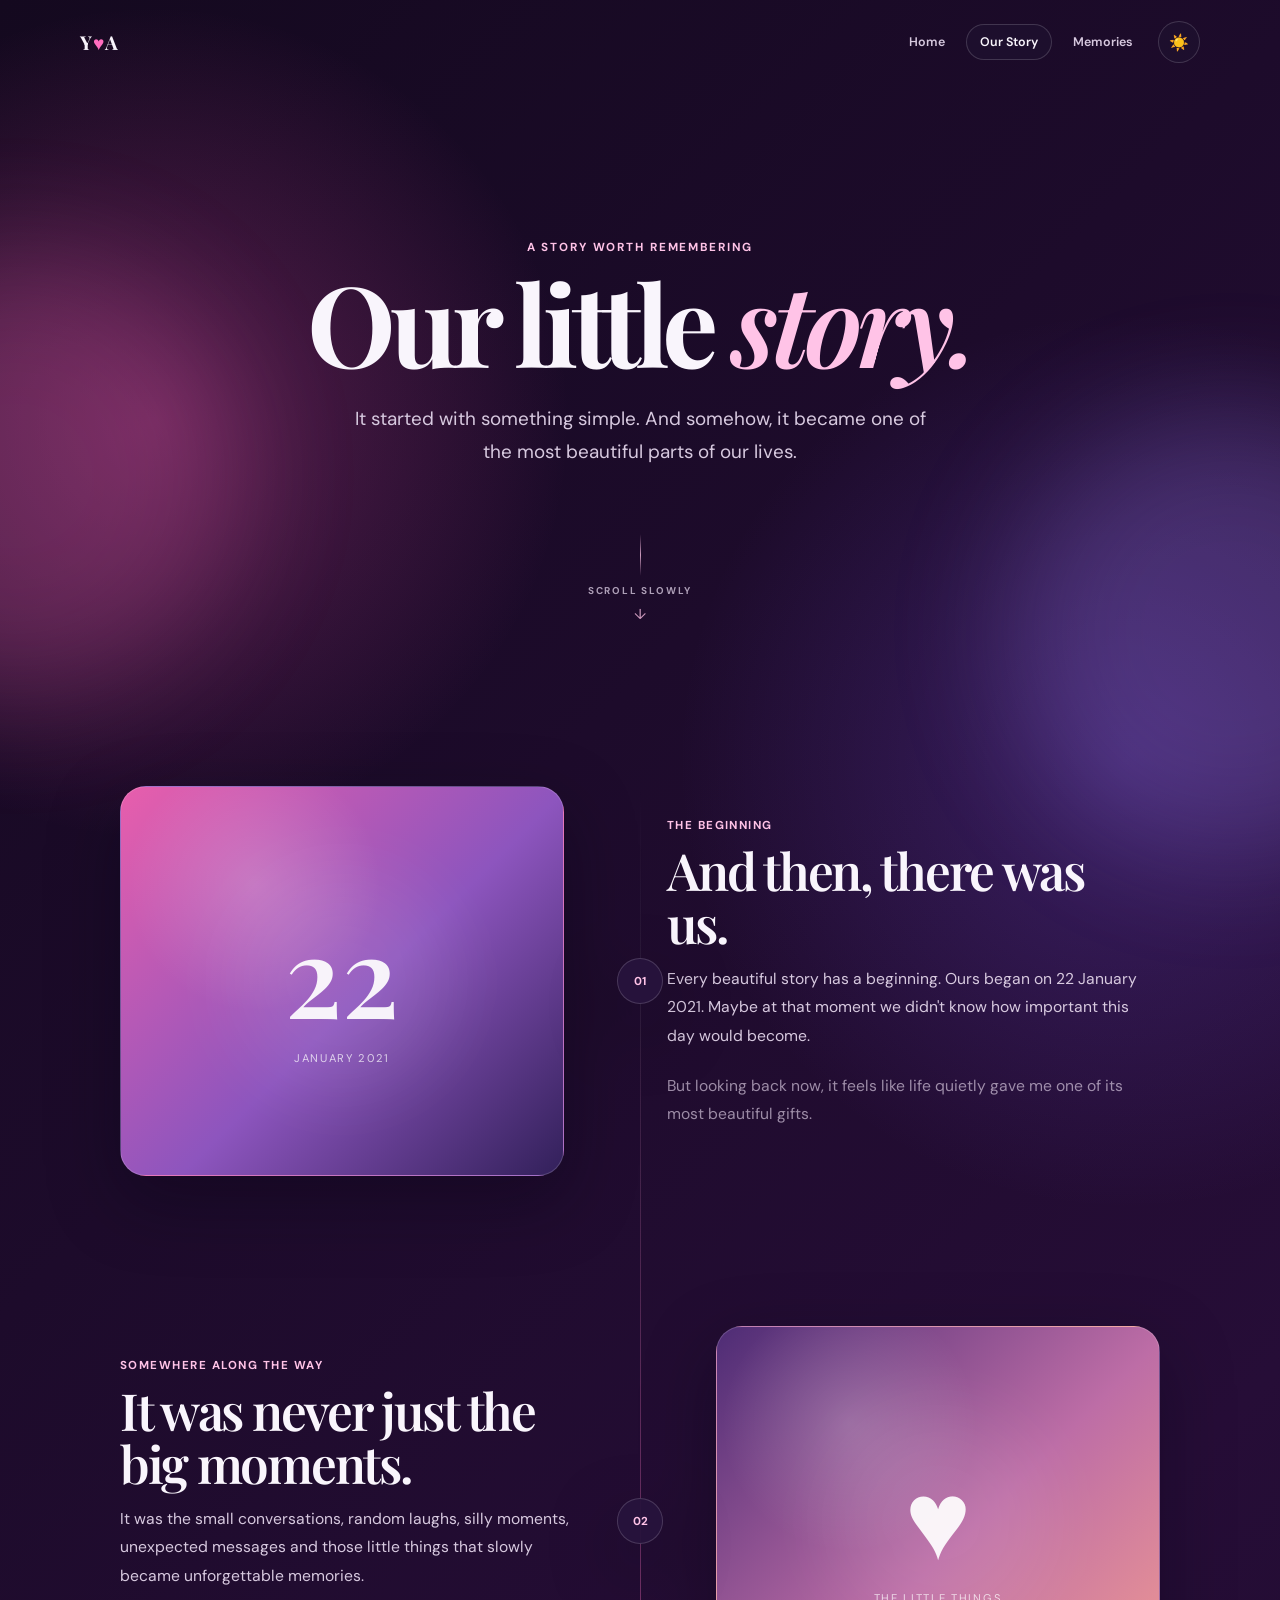
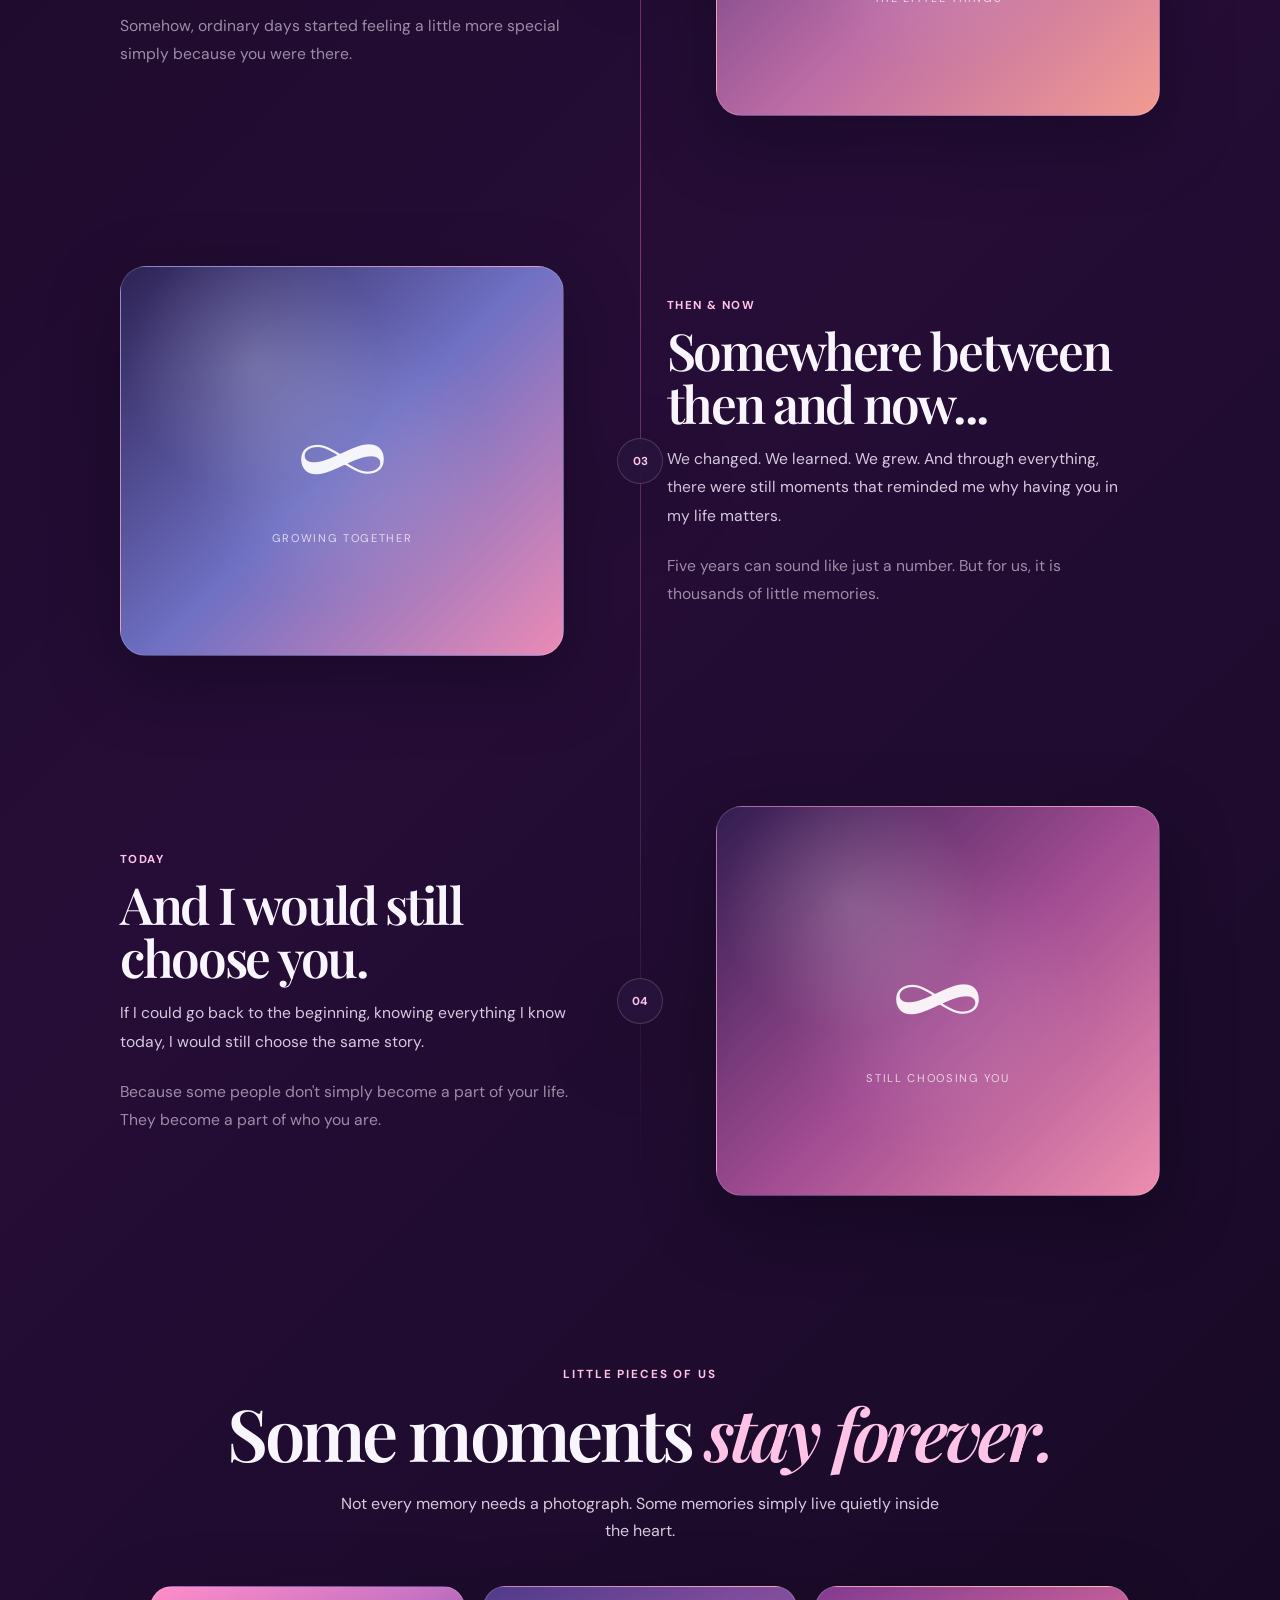
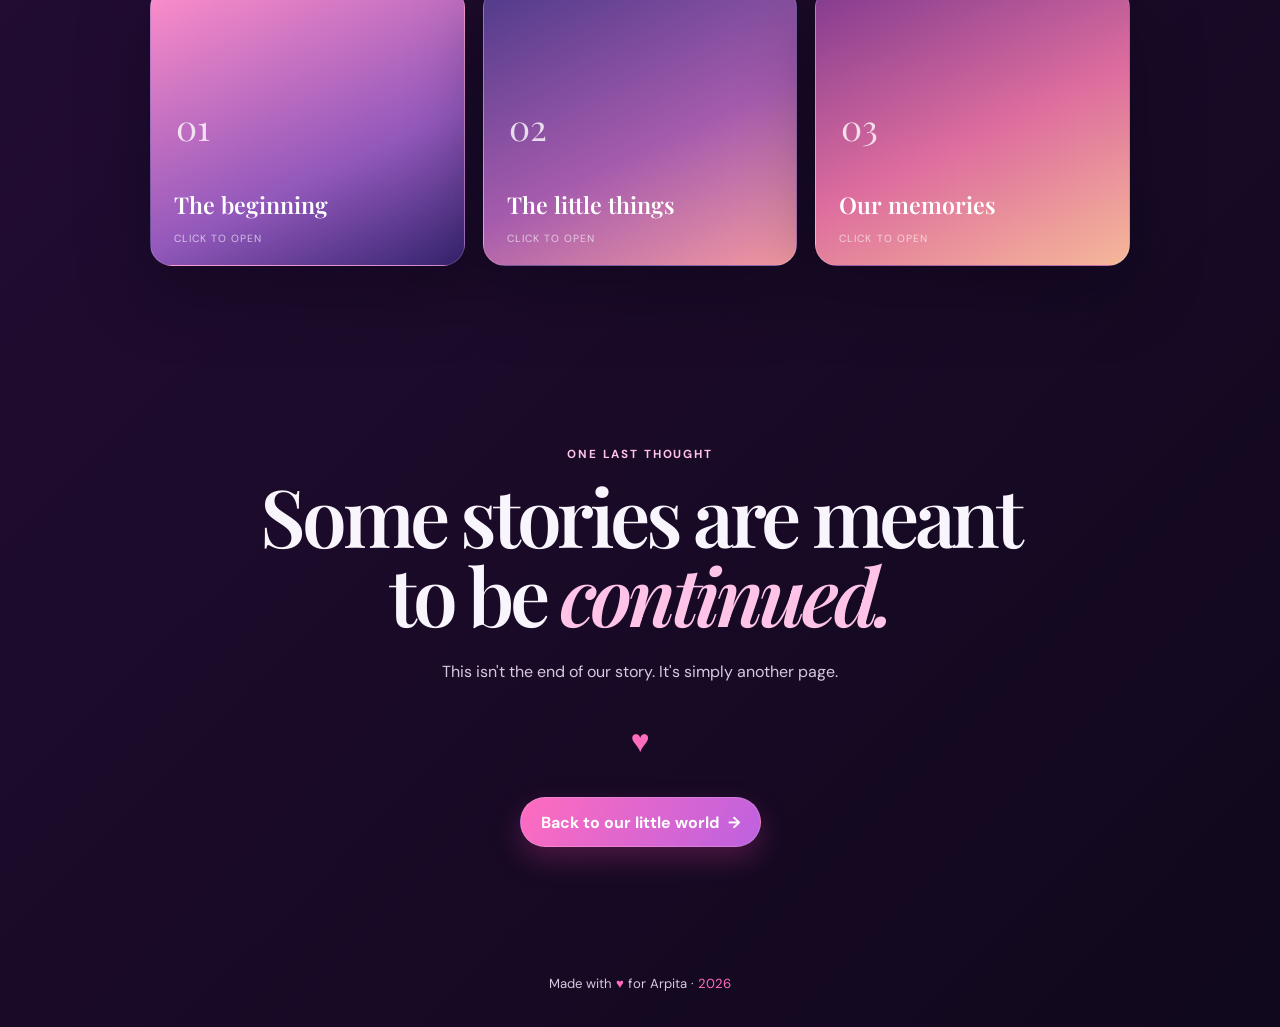
<file: story.html>
<!doctype html>
<html lang="en">
<head>
  <meta charset="utf-8">

  <meta
    name="viewport"
    content="width=device-width, initial-scale=1"
  >

  <meta
    name="description"
    content="Our story — Yash & Arpita."
  >

  <title>Our Story — Yash ♥ Arpita</title>

  <!-- Google Fonts -->
  <link rel="preconnect" href="https://fonts.googleapis.com">
  <link rel="preconnect" href="https://fonts.gstatic.com" crossorigin>

  <link
    href="https://fonts.googleapis.com/css2?family=DM+Sans:wght@400;500;600;700&family=Playfair+Display:ital,wght@0,600;0,700;1,600&display=swap"
    rel="stylesheet"
  >

  <!-- Story CSS -->
  <link rel="stylesheet" href="story.css">
</head>

<body>

  <!-- =====================================
       INTRO
  ====================================== -->

  <div class="story-intro" id="storyIntro" aria-hidden="true">
    <p>
      Our Story
      <span>♥</span>
    </p>
  </div>


  <!-- =====================================
       HEADER
  ====================================== -->

  <header class="story-header">

    <a
      href="index.html"
      class="story-brand"
      aria-label="Back to home"
    >
      Y<span>♥</span>A
    </a>

    <nav
      class="story-nav"
      aria-label="Main navigation"
    >

      <a
        href="index.html"
        class="story-nav-link"
      >
        Home
      </a>

      <a
        href="story.html"
        class="story-nav-link active"
        aria-current="page"
      >
        Our Story
      </a>

      <a
        href="#memories"
        class="story-nav-link"
      >
        Memories
      </a>

      <button
        class="story-theme-button"
        id="themeButton"
        type="button"
        aria-label="Switch to light theme"
        title="Switch to light theme"
      >
        <span id="themeIcon" aria-hidden="true">☀️</span>
      </button>

    </nav>

  </header>


  <!-- =====================================
       MAIN
  ====================================== -->

  <main>

    <!-- HERO -->

    <section class="story-hero">

      <p class="eyebrow">
        A story worth remembering
      </p>

      <h1>
        Our little
        <em>story.</em>
      </h1>

      <p class="story-intro-text">
        It started with something simple.
        And somehow, it became one of the
        most beautiful parts of our lives.
      </p>

      <!-- Scroll Slowly -->

      <button
        class="scroll-hint"
        id="scrollHint"
        type="button"
        aria-label="Scroll to our story"
      >
        <span class="scroll-line"></span>

        <span class="scroll-label">
          Scroll slowly
        </span>

        <span class="scroll-arrow">↓</span>
      </button>

    </section>


    <!-- =====================================
         TIMELINE
    ====================================== -->

    <section
      class="timeline-section"
      id="timeline"
    >

      <div class="timeline">


        <!-- MEMORY 01 -->

        <article class="story-card">

          <div class="story-number">
            01
          </div>

          <div class="story-visual visual-one">

            <span>22</span>

            <small>
              January 2021
            </small>

          </div>

          <div class="story-content">

            <p class="story-date">
              The beginning
            </p>

            <h2>
              And then,
              there was us.
            </h2>

            <p>
              Every beautiful story has a beginning.
              Ours began on 22 January 2021.
              Maybe at that moment we didn't know
              how important this day would become.
            </p>

            <p>
              But looking back now, it feels like
              life quietly gave me one of its
              most beautiful gifts.
            </p>

          </div>

        </article>


        <!-- MEMORY 02 -->

        <article class="story-card story-card-reverse">

          <div class="story-number">
            02
          </div>

          <div class="story-visual visual-two">

            <span>♥</span>

            <small>
              The little things
            </small>

          </div>

          <div class="story-content">

            <p class="story-date">
              Somewhere along the way
            </p>

            <h2>
              It was never
              just the big moments.
            </h2>

            <p>
              It was the small conversations,
              random laughs, silly moments,
              unexpected messages and those
              little things that slowly became
              unforgettable memories.
            </p>

            <p>
              Somehow, ordinary days started
              feeling a little more special
              simply because you were there.
            </p>

          </div>

        </article>


        <!-- MEMORY 03 -->

        <article class="story-card">

          <div class="story-number">
            03
          </div>

          <div class="story-visual visual-three">

            <span>∞</span>

            <small>
              Growing together
            </small>

          </div>

          <div class="story-content">

            <p class="story-date">
              Then &amp; now
            </p>

            <h2>
              Somewhere between
              then and now...
            </h2>

            <p>
              We changed.
              We learned.
              We grew.
              And through everything,
              there were still moments
              that reminded me why
              having you in my life matters.
            </p>

            <p>
              Five years can sound like
              just a number.
              But for us, it is thousands
              of little memories.
            </p>

          </div>

        </article>


        <!-- MEMORY 04 -->

        <article class="story-card story-card-reverse">

          <div class="story-number">
            04
          </div>

          <div class="story-visual visual-four">

            <span>∞</span>

            <small>
              Still choosing you
            </small>

          </div>

          <div class="story-content">

            <p class="story-date">
              Today
            </p>

            <h2>
              And I would still
              choose you.
            </h2>

            <p>
              If I could go back to the beginning,
              knowing everything I know today,
              I would still choose the same story.
            </p>

            <p>
              Because some people don't simply
              become a part of your life.
              They become a part of who you are.
            </p>

          </div>

        </article>

      </div>

    </section>


    <!-- =====================================
         MEMORY GALLERY
    ====================================== -->

    <section
      class="memory-section"
      id="memories"
    >

      <p class="eyebrow">
        Little pieces of us
      </p>

      <h2>
        Some moments
        <em>stay forever.</em>
      </h2>

      <p class="section-description">
        Not every memory needs a photograph.
        Some memories simply live quietly
        inside the heart.
      </p>


      <div class="memory-grid">

        <button
          class="memory-box memory-one"
          data-title="The beginning"
          data-message="Every story has a first page. Ours will always have 22 January 2021 written on it."
          type="button"
        >

          <span>01</span>

          <strong>
            The beginning
          </strong>

          <small>
            Click to open
          </small>

        </button>


        <button
          class="memory-box memory-two"
          data-title="The little things"
          data-message="The smallest moments often become the memories we remember the longest."
          type="button"
        >

          <span>02</span>

          <strong>
            The little things
          </strong>

          <small>
            Click to open
          </small>

        </button>


        <button
          class="memory-box memory-three"
          data-title="Our memories"
          data-message="Years later, it is not the perfect moments that matter. It is the real ones."
          type="button"
        >

          <span>03</span>

          <strong>
            Our memories
          </strong>

          <small>
            Click to open
          </small>

        </button>

      </div>

    </section>


    <!-- =====================================
         FINAL MESSAGE
    ====================================== -->

    <section class="story-ending">

      <p class="eyebrow">
        One last thought
      </p>

      <h2>
        Some stories
        are meant to be
        <em>continued.</em>
      </h2>

      <p>
        This isn't the end of our story.
        It's simply another page.
      </p>

      <div class="ending-heart">
        ♥
      </div>

      <a
        href="index.html"
        class="story-button"
      >
        Back to our little world
        <span>→</span>
      </a>

    </section>

  </main>


  <!-- =====================================
       MEMORY DIALOG
  ====================================== -->

  <dialog
    class="memory-dialog"
    id="memoryDialog"
  >

    <button
      class="dialog-close"
      id="dialogClose"
      type="button"
      aria-label="Close memory"
    >
      ×
    </button>

    <p class="eyebrow">
      A little memory
    </p>

    <h2 id="dialogTitle">
      The beginning
    </h2>

    <p id="dialogMessage">
      Every beautiful story has a beginning.
    </p>

    <p class="dialog-signature">
      With love,
      <strong>Yash ♥</strong>
    </p>

  </dialog>


  <!-- =====================================
       FOOTER
  ====================================== -->

  <footer class="story-footer">

    Made with
    <span>♥</span>
    for Arpita
    ·
    <span id="currentYear"></span>

  </footer>


  <!-- JS -->
  <script src="story.js" defer></script>

</body>
</html>
</file>
<file: story.css>
/* =========================================
   OUR STORY — COMPLETE CSS
========================================= */

:root {
  --bg-main: #14091f;
  --bg-mid: #260d37;
  --bg-end: #10081c;

  --text: #f9f5fc;
  --muted: #d7c9df;
  --muted-soft: rgba(215, 201, 223, 0.68);

  --surface: rgba(31, 17, 48, 0.72);
  --surface-strong: rgba(39, 20, 61, 0.95);

  --line: rgba(255, 255, 255, 0.16);

  --pink: #ff6cbe;
  --pink-light: #ffc3e7;
  --purple: #a98bff;

  --shadow:
    0 24px 70px rgba(7, 2, 17, 0.34);

  --radius: 26px;

  color-scheme: dark;
}


/* =========================================
   LIGHT THEME
========================================= */

body.light-theme {
  --bg-main: #fff7fc;
  --bg-mid: #f6efff;
  --bg-end: #fffafd;

  --text: #28122e;
  --muted: #6d5972;
  --muted-soft: rgba(109, 89, 114, 0.72);

  --surface: rgba(255, 249, 253, 0.82);
  --surface-strong: rgba(255, 252, 255, 0.97);

  --line: rgba(71, 30, 79, 0.14);

  --pink: #d82e84;
  --pink-light: #b6387c;
  --purple: #7055d5;

  --shadow:
    0 24px 70px rgba(82, 38, 85, 0.16);

  color-scheme: light;
}


/* =========================================
   RESET
========================================= */

* {
  box-sizing: border-box;
}

html {
  scroll-behavior: smooth;
}

body {
  min-width: 320px;
  min-height: 100vh;

  margin: 0;

  overflow-x: hidden;

  color: var(--text);

  font-family:
    "DM Sans",
    sans-serif;

  background:
    radial-gradient(
      circle at 12% 10%,
      rgba(241, 80, 176, 0.30),
      transparent 26rem
    ),
    radial-gradient(
      circle at 88% 18%,
      rgba(135, 91, 255, 0.25),
      transparent 28rem
    ),
    linear-gradient(
      135deg,
      var(--bg-main) 0%,
      var(--bg-mid) 48%,
      var(--bg-end) 100%
    );

  transition:
    background 500ms ease,
    color 500ms ease;
}


/* =========================================
   LIGHT BACKGROUND
========================================= */

body.light-theme {
  background:
    radial-gradient(
      circle at 12% 10%,
      rgba(255, 146, 207, 0.40),
      transparent 26rem
    ),
    radial-gradient(
      circle at 88% 18%,
      rgba(175, 154, 255, 0.34),
      transparent 28rem
    ),
    linear-gradient(
      135deg,
      #fff6fc 0%,
      #f5efff 50%,
      #fff9fb 100%
    );
}


/* =========================================
   BACKGROUND GLOW
========================================= */

body::before,
body::after {
  position: fixed;

  z-index: -1;

  width: 28rem;
  height: 28rem;

  border-radius: 50%;

  filter: blur(62px);

  opacity: 0.22;

  content: "";

  pointer-events: none;
}

body::before {
  top: 28%;
  left: -13rem;
  background: var(--pink);
}

body::after {
  right: -11rem;
  bottom: 5%;
  background: var(--purple);
}


/* =========================================
   COMMON
========================================= */

a {
  color: inherit;
}

button {
  font: inherit;
  color: inherit;
}


/* =========================================
   INTRO
========================================= */

.story-intro {
  position: fixed;

  z-index: 100;

  inset: 0;

  display: grid;

  place-items: center;

  background: #160a22;

  color: #f9f5fc;

  pointer-events: none;

  animation:
    intro-out 0.8s 1s forwards;
}

.story-intro p {
  margin: 0;

  font:
    600 clamp(2rem, 8vw, 5rem) / 1
    "Playfair Display",
    serif;

  letter-spacing: -0.04em;

  animation:
    intro-in 0.7s ease-out both;
}

.story-intro span {
  color: var(--pink);
}

@keyframes intro-in {
  from {
    opacity: 0;
    transform: translateY(14px);
  }

  to {
    opacity: 1;
    transform: translateY(0);
  }
}

@keyframes intro-out {
  to {
    visibility: hidden;
    opacity: 0;
  }
}


/* =========================================
   HEADER
========================================= */

.story-header {
  position: relative;

  z-index: 20;

  display: flex;

  align-items: center;

  justify-content: space-between;

  width: min(1120px, calc(100% - 40px));

  min-height: 84px;

  margin: auto;

  transition:
    background 500ms ease,
    color 500ms ease;
}


/* =========================================
   BRAND
========================================= */

.story-brand {
  font:
    700 1.2rem
    "Playfair Display",
    serif;

  letter-spacing: 0.05em;

  text-decoration: none;
}

.story-brand span {
  color: var(--pink);
}


/* =========================================
   NAVIGATION
========================================= */

.story-nav {
  display: flex;

  align-items: center;

  gap: 8px;
}

.story-nav-link {
  padding: 9px 13px;

  border-radius: 999px;

  color: var(--muted);

  font-size: 0.78rem;

  font-weight: 600;

  text-decoration: none;

  transition:
    background 250ms ease,
    color 250ms ease,
    transform 250ms ease;
}

.story-nav-link:hover {
  color: var(--text);

  background: var(--surface);

  transform: translateY(-2px);
}

.story-nav-link.active {
  color: var(--text);

  background: var(--surface);

  border: 1px solid var(--line);
}


/* =========================================
   THEME BUTTON
========================================= */

.story-theme-button {
  display: grid;

  width: 42px;
  height: 42px;

  padding: 0;

  margin-left: 4px;

  place-items: center;

  cursor: pointer;

  border: 1px solid var(--line);

  border-radius: 50%;

  background: var(--surface);

  color: var(--text);

  font-size: 1rem;

  transition:
    transform 300ms ease,
    background 300ms ease,
    border-color 300ms ease,
    color 300ms ease;
}

.story-theme-button:hover {
  transform: rotate(18deg) scale(1.05);

  background: rgba(255, 255, 255, 0.15);
}

.story-theme-button:focus-visible,
.scroll-hint:focus-visible,
.memory-box:focus-visible,
.dialog-close:focus-visible {
  outline: 2px solid var(--pink);
  outline-offset: 4px;
}


/* =========================================
   HERO
========================================= */

.story-hero {
  width: min(900px, calc(100% - 40px));

  min-height: 78vh;

  margin: auto;

  display: flex;

  flex-direction: column;

  align-items: center;

  justify-content: center;

  text-align: center;
}

.eyebrow {
  margin: 0 0 14px;

  color: var(--pink-light);

  font-size: 0.73rem;

  font-weight: 700;

  letter-spacing: 0.16em;

  text-transform: uppercase;
}

.story-hero h1 {
  max-width: 850px;

  margin: 0;

  font:
    700 clamp(3.4rem, 10vw, 7rem) / 0.94
    "Playfair Display",
    serif;

  letter-spacing: -0.055em;
}

.story-hero h1 em {
  color: var(--pink-light);

  font-weight: 600;
}

.story-intro-text {
  max-width: 580px;

  margin: 28px auto 0;

  color: var(--muted);

  font-size: clamp(1rem, 2.4vw, 1.18rem);

  line-height: 1.75;
}


/* =========================================
   SCROLL HINT
========================================= */

.scroll-hint {
  display: flex;

  flex-direction: column;

  align-items: center;

  justify-content: center;

  gap: 8px;

  margin-top: 58px;

  padding: 8px 14px;

  border: 0;

  background: transparent;

  color: var(--muted);

  cursor: pointer;

  opacity: 0.78;

  transition:
    opacity 250ms ease,
    transform 250ms ease;
}

.scroll-hint:hover {
  opacity: 1;
  transform: translateY(4px);
}

.scroll-line {
  display: block;

  width: 1px;

  height: 42px;

  background:
    linear-gradient(
      to bottom,
      transparent,
      var(--pink-light),
      transparent
    );

  animation:
    scroll-line 2s ease-in-out infinite;
}

.scroll-label {
  color: var(--muted);

  font-size: 0.62rem;

  font-weight: 700;

  letter-spacing: 0.18em;

  text-transform: uppercase;

  animation:
    scroll-text 2s ease-in-out infinite;
}

.scroll-arrow {
  color: var(--pink-light);

  font-size: 0.9rem;

  animation:
    scroll-arrow 2s ease-in-out infinite;
}

@keyframes scroll-line {
  0%,
  100% {
    opacity: 0.35;
    transform: translateY(-5px);
  }

  50% {
    opacity: 1;
    transform: translateY(7px);
  }
}

@keyframes scroll-text {
  0%,
  100% {
    transform: translateY(0);
  }

  50% {
    transform: translateY(4px);
  }
}

@keyframes scroll-arrow {
  0%,
  100% {
    transform: translateY(0);
    opacity: 0.5;
  }

  50% {
    transform: translateY(5px);
    opacity: 1;
  }
}


/* =========================================
   TIMELINE
========================================= */

.timeline-section {
  width: min(1040px, calc(100% - 40px));

  margin: 0 auto;
}

.timeline {
  position: relative;

  display: grid;

  gap: 150px;
}

.timeline::before {
  position: absolute;

  top: 0;
  bottom: 0;

  left: 50%;

  width: 1px;

  content: "";

  background:
    linear-gradient(
      to bottom,
      transparent,
      var(--line) 10%,
      var(--pink) 50%,
      var(--line) 90%,
      transparent
    );

  opacity: 0.45;
}


/* =========================================
   STORY CARD
========================================= */

.story-card {
  position: relative;

  display: grid;

  grid-template-columns:
    minmax(300px, 0.9fr)
    minmax(0, 1fr);

  align-items: center;

  gap: clamp(50px, 8vw, 110px);
}

.story-card-reverse {
  grid-template-columns:
    minmax(0, 1fr)
    minmax(300px, 0.9fr);
}

.story-card-reverse .story-visual {
  order: 2;
}


/* =========================================
   STORY NUMBER
========================================= */

.story-number {
  position: absolute;

  top: 50%;
  left: 50%;

  z-index: 5;

  display: grid;

  width: 46px;
  height: 46px;

  transform: translate(-50%, -50%);

  place-items: center;

  border: 1px solid var(--line);

  border-radius: 50%;

  background: var(--surface-strong);

  color: var(--pink-light);

  font-size: 0.72rem;

  font-weight: 700;

  box-shadow: var(--shadow);
}


/* =========================================
   VISUAL
========================================= */

.story-visual {
  position: relative;

  min-height: 390px;

  overflow: hidden;

  display: flex;

  flex-direction: column;

  align-items: center;

  justify-content: center;

  border: 1px solid var(--line);

  border-radius: var(--radius);

  box-shadow: var(--shadow);

  isolation: isolate;

  transition:
    transform 400ms ease,
    box-shadow 500ms ease,
    border-color 500ms ease;
}

.story-visual:hover {
  transform: translateY(-5px);
}

.story-visual::before {
  position: absolute;

  inset: 0;

  content: "";

  background:
    radial-gradient(
      circle at 30% 25%,
      rgba(255, 255, 255, 0.18),
      transparent 30%
    );

  pointer-events: none;
}

.story-visual::after {
  position: absolute;

  width: 220px;
  height: 220px;

  border-radius: 50%;

  content: "";

  background: rgba(255, 255, 255, 0.08);

  filter: blur(35px);
}

.story-visual span {
  position: relative;

  z-index: 2;

  font:
    600 clamp(4rem, 10vw, 7rem)
    "Playfair Display",
    serif;

  color: rgba(255, 255, 255, 0.92);
}

.story-visual small {
  position: relative;

  z-index: 2;

  margin-top: 4px;

  color: rgba(255, 255, 255, 0.72);

  font-size: 0.7rem;

  letter-spacing: 0.15em;

  text-transform: uppercase;
}


/* =========================================
   VISUAL GRADIENTS
========================================= */

.visual-one {
  background:
    linear-gradient(
      135deg,
      #e85eac,
      #8d55be 54%,
      #32205a
    );
}

.visual-two {
  background:
    linear-gradient(
      135deg,
      #4e2c75,
      #bd6da6 55%,
      #f29b91
    );
}

.visual-three {
  background:
    linear-gradient(
      135deg,
      #2d2254,
      #6f70c4 50%,
      #ec8ab5
    );
}

.visual-four {
  background:
    linear-gradient(
      135deg,
      #321d51,
      #a24c93 52%,
      #ed8eae
    );
}


/* =========================================
   STORY CONTENT
========================================= */

.story-content {
  max-width: 470px;
}

.story-date {
  margin: 0 0 11px;

  color: var(--pink-light);

  font-size: 0.72rem;

  font-weight: 700;

  letter-spacing: 0.13em;

  text-transform: uppercase;
}

.story-content h2 {
  margin: 0;

  font:
    600 clamp(2.1rem, 4vw, 3.4rem) / 1.03
    "Playfair Display",
    serif;

  letter-spacing: -0.045em;
}

.story-content p:not(.story-date) {
  color: var(--muted);

  line-height: 1.8;

  font-size: 0.98rem;
}

.story-content p:last-child {
  margin-top: 22px;

  color: var(--muted-soft);
}


/* =========================================
   MEMORY SECTION
========================================= */

.memory-section {
  width: min(980px, calc(100% - 40px));

  margin: 170px auto 0;

  text-align: center;
}

.memory-section h2 {
  margin: 0;

  font:
    600 clamp(2.4rem, 6vw, 4.5rem) / 1
    "Playfair Display",
    serif;

  letter-spacing: -0.05em;
}

.memory-section h2 em {
  color: var(--pink-light);

  font-weight: 600;
}

.section-description {
  max-width: 600px;

  margin: 22px auto 42px;

  color: var(--muted);

  line-height: 1.7;
}


/* =========================================
   MEMORY GRID
========================================= */

.memory-grid {
  display: grid;

  grid-template-columns: repeat(3, 1fr);

  gap: 18px;
}

.memory-box {
  position: relative;

  min-height: 280px;

  padding: 25px;

  overflow: hidden;

  border: 1px solid var(--line);

  border-radius: 22px;

  color: #fff;

  text-align: left;

  cursor: pointer;

  box-shadow: var(--shadow);

  transition:
    transform 300ms ease,
    filter 300ms ease,
    box-shadow 300ms ease;
}

.memory-box:hover {
  transform: translateY(-7px);

  filter: brightness(1.08);

  box-shadow:
    0 30px 80px rgba(7, 2, 17, 0.4);
}

.memory-box span {
  display: block;

  font:
    2.2rem
    "Playfair Display",
    serif;

  opacity: 0.8;
}

.memory-box strong {
  position: absolute;

  left: 23px;
  right: 23px;
  bottom: 45px;

  font:
    600 1.45rem
    "Playfair Display",
    serif;
}

.memory-box small {
  position: absolute;

  left: 23px;
  bottom: 20px;

  color: rgba(255, 255, 255, 0.65);

  font-size: 0.65rem;

  letter-spacing: 0.1em;

  text-transform: uppercase;
}

.memory-one {
  background:
    linear-gradient(
      155deg,
      #ff8ec9,
      #9258bb 63%,
      #35246f
    );
}

.memory-two {
  background:
    linear-gradient(
      155deg,
      #4f3a8a,
      #a55bad 56%,
      #f39aa1
    );
}

.memory-three {
  background:
    linear-gradient(
      155deg,
      #813a8f,
      #dd6d9e 53%,
      #f6b898
    );
}


/* =========================================
   ENDING
========================================= */

.story-ending {
  width: min(800px, calc(100% - 40px));

  margin: 180px auto 100px;

  text-align: center;
}

.story-ending h2 {
  margin: 0;

  font:
    600 clamp(2.6rem, 7vw, 5rem) / 0.98
    "Playfair Display",
    serif;

  letter-spacing: -0.055em;
}

.story-ending h2 em {
  color: var(--pink-light);

  font-weight: 600;
}

.story-ending > p:not(.eyebrow) {
  max-width: 520px;

  margin: 25px auto 0;

  color: var(--muted);

  line-height: 1.7;
}

.ending-heart {
  margin: 35px 0;

  color: var(--pink);

  font-size: 2rem;

  animation:
    heart-pulse 2.4s ease-in-out infinite;
}

@keyframes heart-pulse {
  0%,
  100% {
    transform: scale(1);
    opacity: 0.65;
  }

  50% {
    transform: scale(1.18);
    opacity: 1;
  }
}


/* =========================================
   FINAL BUTTON
========================================= */

.story-button {
  display: inline-flex;

  align-items: center;

  gap: 9px;

  min-height: 50px;

  padding: 12px 20px;

  border: 1px solid var(--line);

  border-radius: 999px;

  background:
    linear-gradient(
      125deg,
      var(--pink),
      #bd61df
    );

  box-shadow:
    0 12px 28px
    rgba(236, 63, 161, 0.25);

  color: #fff;

  font-weight: 700;

  text-decoration: none;

  transition:
    transform 250ms ease,
    box-shadow 250ms ease;
}

.story-button:hover {
  transform: translateY(-3px);

  box-shadow:
    0 17px 35px
    rgba(236, 63, 161, 0.38);
}


/* =========================================
   DIALOG
========================================= */

.memory-dialog {
  width: min(500px, calc(100% - 40px));

  padding: 42px 34px 34px;

  border: 1px solid var(--line);

  border-radius: 24px;

  color: var(--text);

  background: var(--surface-strong);

  box-shadow:
    0 24px 80px
    rgba(0, 0, 0, 0.5);
}

.memory-dialog::backdrop {
  background:
    rgba(8, 3, 13, 0.68);

  backdrop-filter: blur(6px);
}

.memory-dialog h2 {
  margin: 0;

  font:
    600 2.4rem / 1.05
    "Playfair Display",
    serif;
}

.memory-dialog > p:not(.eyebrow):not(.dialog-signature) {
  color: var(--muted);

  line-height: 1.75;
}

.dialog-close {
  position: absolute;

  top: 13px;
  right: 16px;

  width: 38px;
  height: 38px;

  border: 0;

  border-radius: 50%;

  background: transparent;

  color: var(--text);

  font-size: 1.7rem;

  cursor: pointer;
}

.dialog-close:hover {
  background: var(--surface);
}

.dialog-signature {
  margin-bottom: 0;

  color: var(--pink-light);

  font:
    italic 1.05rem
    "Playfair Display",
    serif;

  line-height: 1.6;
}


/* =========================================
   FOOTER
========================================= */

.story-footer {
  padding: 28px 20px 35px;

  color: var(--muted);

  font-size: 0.82rem;

  text-align: center;
}

.story-footer span {
  color: var(--pink);
}


/* =========================================
   MOBILE
========================================= */

@media (max-width: 760px) {

  .story-header {
    width: calc(100% - 28px);

    min-height: 70px;

    gap: 12px;
  }

  .story-brand {
    flex-shrink: 0;
  }

  .story-nav {
    gap: 3px;
  }

  .story-nav-link {
    padding: 8px 7px;

    font-size: 0.68rem;
  }

  .story-theme-button {
    width: 38px;
    height: 38px;

    font-size: 0.9rem;
  }

  .story-hero {
    width: calc(100% - 28px);

    min-height: 75vh;
  }

  .story-hero h1 {
    font-size: clamp(3rem, 15vw, 5rem);
  }

  .story-intro-text {
    font-size: 0.95rem;
  }

  .timeline-section {
    width: calc(100% - 28px);
  }

  .timeline {
    gap: 80px;
  }

  .timeline::before {
    display: none;
  }

  .story-card,
  .story-card-reverse {
    display: flex;

    flex-direction: column;

    gap: 28px;

    align-items: stretch;
  }

  .story-card-reverse .story-visual {
    order: 0;
  }

  .story-number {
    display: none;
  }

  .story-visual {
    min-height: 280px;
  }

  .story-content {
    max-width: none;

    padding: 0 4px;
  }

  .story-content h2 {
    font-size: 2.3rem;
  }

  .memory-section {
    width: calc(100% - 28px);

    margin-top: 120px;
  }

  .memory-grid {
    grid-template-columns: 1fr;
  }

  .memory-box {
    min-height: 210px;
  }

  .story-ending {
    margin-top: 120px;

    margin-bottom: 70px;
  }

  .story-ending h2 {
    font-size: 3rem;
  }

  .memory-dialog {
    padding: 40px 25px 28px;
  }

}


/* =========================================
   VERY SMALL MOBILE
========================================= */

@media (max-width: 430px) {

  .story-header {
    width: calc(100% - 20px);
  }

  .story-nav-link {
    padding: 7px 5px;

    font-size: 0.62rem;
  }

  .story-theme-button {
    width: 36px;
    height: 36px;
  }

  .story-hero {
    width: calc(100% - 24px);
  }

  .story-hero h1 {
    font-size: 3.2rem;
  }

  .story-content h2 {
    font-size: 2rem;
  }

}


/* =========================================
   REDUCED MOTION
========================================= */

@media (prefers-reduced-motion: reduce) {

  html {
    scroll-behavior: auto;
  }

  *,
  *::before,
  *::after {
    animation-duration: 0.01ms !important;

    animation-iteration-count: 1 !important;

    transition-duration: 0.01ms !important;
  }

}
</file>
